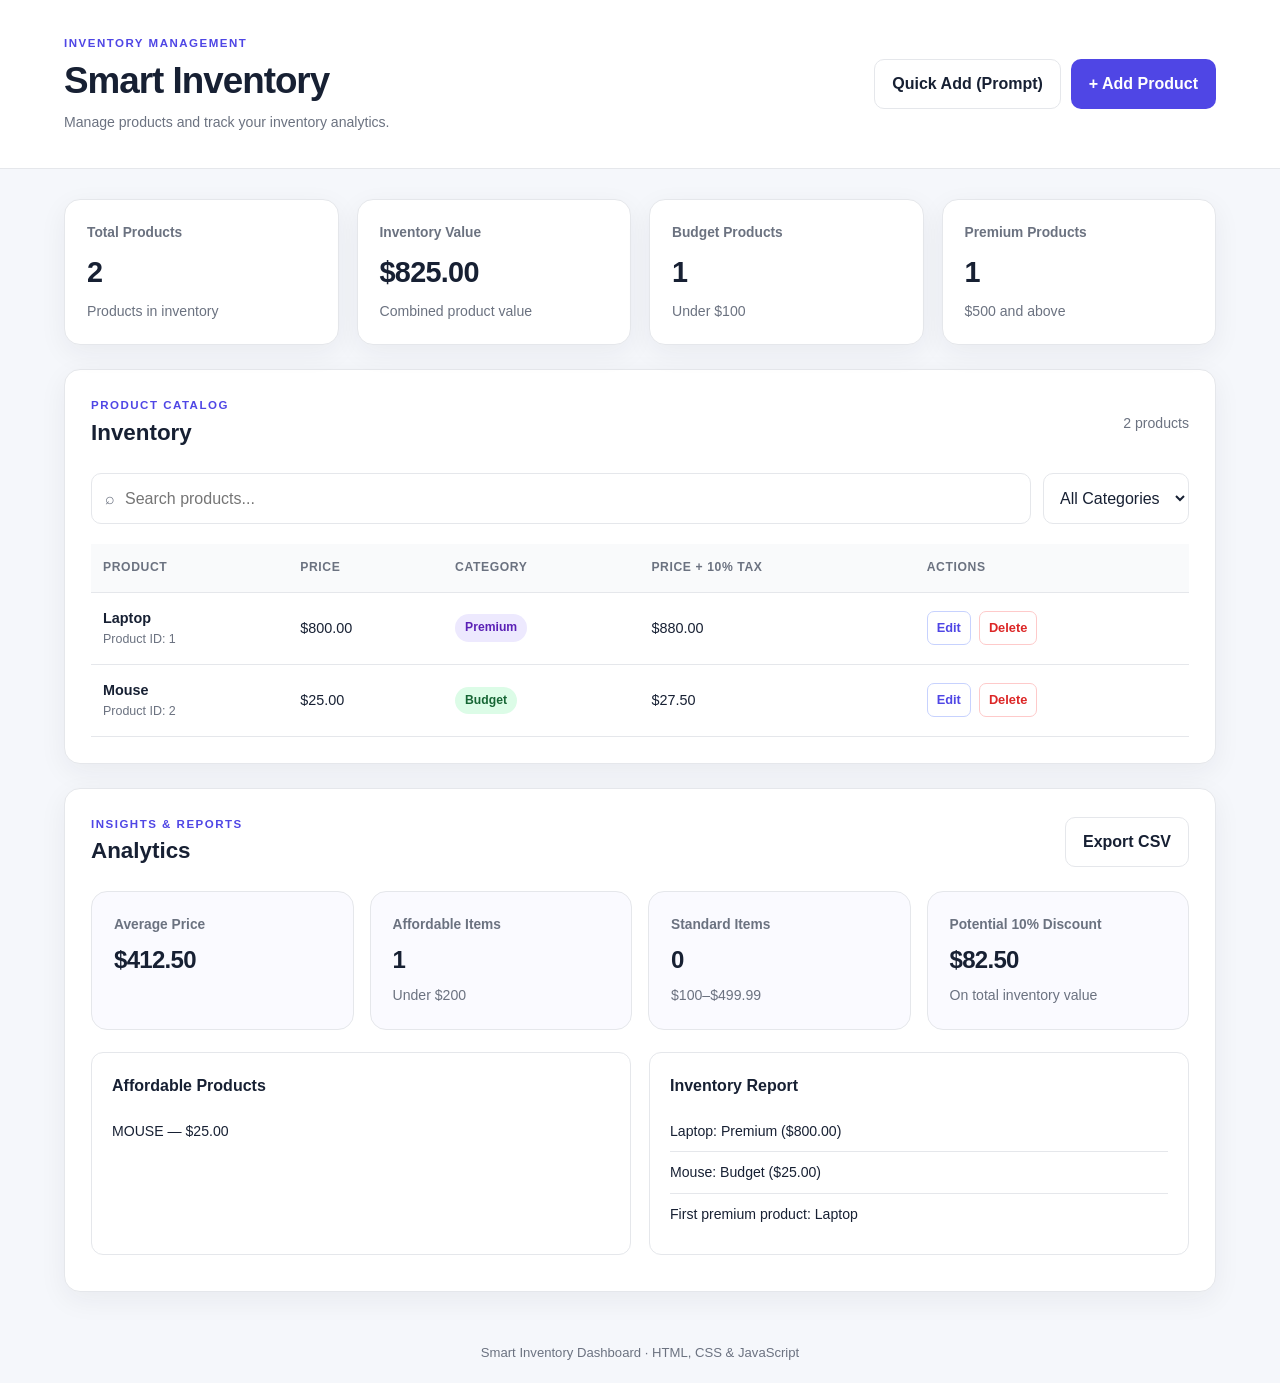
<file: index.html>
<!DOCTYPE html>
<html lang="en">
<head>
  <meta charset="UTF-8">
  <meta name="viewport" content="width=device-width, initial-scale=1.0">
  <title>Smart Inventory Dashboard</title>
  <link rel="stylesheet" href="style.css">
  <script src="script.js" defer></script>
</head>
<body>
  <header class="header">
    <div>
      <p class="eyebrow">INVENTORY MANAGEMENT</p>
      <h1>Smart Inventory</h1>
      <p class="subtitle">Manage products and track your inventory analytics.</p>
    </div>
   
<div class="header-actions">
  <button id="quickAddBtn" class="secondary-btn">
    Quick Add (Prompt)
  </button>
  <button id="addProductBtn" class="primary-btn">
    + Add Product
  </button>
</div>

  </header>

  <main class="container">
    <section class="stats-grid">
      <article class="stat-card">
        <span class="stat-label">Total Products</span>
        <strong id="totalProducts">0</strong>
        <span class="stat-note">Products in inventory</span>
      </article>
      <article class="stat-card">
        <span class="stat-label">Inventory Value</span>
        <strong id="inventoryValue">$0.00</strong>
        <span class="stat-note">Combined product value</span>
      </article>
      <article class="stat-card">
        <span class="stat-label">Budget Products</span>
        <strong id="budgetProducts">0</strong>
        <span class="stat-note">Under $100</span>
      </article>
      <article class="stat-card">
        <span class="stat-label">Premium Products</span>
        <strong id="premiumProducts">0</strong>
        <span class="stat-note">$500 and above</span>
      </article>
    </section>

    <section class="inventory-section panel">
      <div class="section-header">
        <div>
          <p class="eyebrow">PRODUCT CATALOG</p>
          <h2>Inventory</h2>
        </div>
        <span id="resultCount" class="result-count">0 products</span>
      </div>

      <div class="toolbar">
        <label class="search-wrap">
          <span>⌕</span>
          <input id="searchInput" type="search" placeholder="Search products..." aria-label="Search products">
        </label>
        <select id="categoryFilter" aria-label="Filter by category">
          <option value="all">All Categories</option>
          <option value="budget">Budget</option>
          <option value="standard">Standard</option>
          <option value="premium">Premium</option>
        </select>
      </div>

      <div class="table-wrap">
        <table>
          <thead>
            <tr>
              <th>Product</th>
              <th>Price</th>
              <th>Category</th>
              <th>Price + 10% Tax</th>
              <th>Actions</th>
            </tr>
          </thead>
          <tbody id="productTableBody"></tbody>
        </table>
      </div>
      <p id="emptyMessage" class="empty-message" hidden>
        No products found. Try another search or add a product.
      </p>
    </section>

    <section id="productFormSection" class="form-section panel" hidden>
      <div class="section-header">
        <div>
          <p class="eyebrow">PRODUCT DETAILS</p>
          <h2 id="formTitle">Add Product</h2>
        </div>
      </div>

      <form id="productForm">
        <div class="form-grid">
          <label>
            Product Name
            <input id="productName" type="text" placeholder="e.g. Wireless Keyboard" maxlength="80" required>
          </label>
          <label>
            Product Price ($)
            <input id="productPrice" type="number" placeholder="e.g. 79.99" min="0.01" step="0.01" required>
          </label>
        </div>
        <p id="formMessage" class="message" aria-live="polite"></p>
        <div class="form-actions">
          <button type="button" id="cancelBtn" class="secondary-btn">Cancel</button>
          <button type="submit" class="primary-btn">Save Product</button>
        </div>
      </form>
    </section>

    <section class="analytics-section panel">
      <div class="section-header">
        <div>
          <p class="eyebrow">INSIGHTS & REPORTS</p>
          <h2>Analytics</h2>
        </div>
        <button id="exportBtn" class="secondary-btn">Export CSV</button>
      </div>

      <div class="analytics-grid">
        <article class="analytics-card">
          <span class="stat-label">Average Price</span>
          <strong id="averagePrice">$0.00</strong>
        </article>
        <article class="analytics-card">
          <span class="stat-label">Affordable Items</span>
          <strong id="affordableCount">0</strong>
          <span class="stat-note">Under $200</span>
        </article>
        <article class="analytics-card">
          <span class="stat-label">Standard Items</span>
          <strong id="standardCount">0</strong>
          <span class="stat-note">$100–$499.99</span>
        </article>
        <article class="analytics-card">
          <span class="stat-label">Potential 10% Discount</span>
          <strong id="discountValue">$0.00</strong>
          <span class="stat-note">On total inventory value</span>
        </article>
      </div>

      <div class="reports-grid">
        <div class="report-card">
          <h3 class="report-heading">Affordable Products</h3>
          <ul id="affordableReport" class="report-list"></ul>
        </div>
        <div class="report-card">
          <h3 class="report-heading">Inventory Report</h3>
          <ul id="inventoryReport" class="report-list"></ul>
        </div>
      </div>
      <p id="analyticsMessage" class="message" aria-live="polite"></p>
    </section>
  </main>

  <footer>
    <p>Smart Inventory Dashboard · HTML, CSS & JavaScript</p>
  </footer>
</body>
</html>
</file>
<file: style.css>
:root {
  --primary: #4f46e5;
  --primary-dark: #4338ca;
  --background: #f5f7fb;
  --surface: #ffffff;
  --text: #172033;
  --muted: #6b7280;
  --border: #e5e7eb;
  --success: #15803d;
  --danger: #dc2626;
  --radius: 16px;
  --shadow: 0 8px 28px rgba(31, 41, 55, 0.06);
}

* {
  box-sizing: border-box;
  margin: 0;
  padding: 0;
}

body {
  font-family: Arial, Helvetica, sans-serif;
  background: var(--background);
  color: var(--text);
  line-height: 1.6;
}

button,
input,
select {
  font: inherit;
}

button {
  cursor: pointer;
}

.header {
  display: flex;
  justify-content: space-between;
  align-items: center;
  gap: 24px;
  padding: 34px max(5%, calc((100% - 1200px) / 2));
  background: var(--surface);
  border-bottom: 1px solid var(--border);
}

.header h1 {
  font-size: clamp(1.7rem, 3vw, 2.3rem);
  letter-spacing: -1px;
}

.eyebrow {
  color: var(--primary);
  font-size: 0.72rem;
  font-weight: 800;
  letter-spacing: 1.5px;
}

.subtitle,
.stat-note {
  color: var(--muted);
  font-size: 0.88rem;
}

.container {
  width: min(1200px, 90%);
  margin: 30px auto;
}

.stats-grid {
  display: grid;
  grid-template-columns: repeat(4, minmax(0, 1fr));
  gap: 18px;
  margin-bottom: 24px;
}

.stat-card,
.analytics-card {
  background: var(--surface);
  border: 1px solid var(--border);
  border-radius: var(--radius);
  padding: 22px;
  box-shadow: var(--shadow);
  min-width: 0;
}

.stat-card {
  display: flex;
  flex-direction: column;
  gap: 5px;
}

.stat-label {
  color: var(--muted);
  font-size: 0.86rem;
  font-weight: 600;
}

.stat-card strong,
.analytics-card strong {
  font-size: 1.8rem;
  letter-spacing: -0.7px;
  overflow-wrap: anywhere;
}

.panel {
  background: var(--surface);
  border: 1px solid var(--border);
  border-radius: var(--radius);
  padding: 26px;
  margin-bottom: 24px;
  box-shadow: var(--shadow);
}

.section-header {
  display: flex;
  align-items: center;
  justify-content: space-between;
  gap: 18px;
  margin-bottom: 22px;
}

.section-header h2 {
  font-size: 1.4rem;
}

.result-count {
  color: var(--muted);
  font-size: 0.88rem;
}

.toolbar {
  display: flex;
  gap: 12px;
  margin-bottom: 20px;
}

.search-wrap {
  display: flex;
  align-items: center;
  gap: 10px;
  flex: 1;
  border: 1px solid var(--border);
  border-radius: 10px;
  padding: 0 13px;
  color: var(--muted);
}

.search-wrap input {
  width: 100%;
  border: none;
  outline: none;
  padding: 12px 0;
  background: transparent;
  color: var(--text);
}

select,
.form-grid input {
  border: 1px solid var(--border);
  border-radius: 10px;
  padding: 12px;
  background: white;
  color: var(--text);
  min-width: 0;
}

.primary-btn,
.secondary-btn {
  border-radius: 10px;
  padding: 11px 17px;
  font-weight: 700;
  border: 1px solid transparent;
  transition: background 0.2s, transform 0.2s;
}

.primary-btn {
  background: var(--primary);
  color: white;
}

.primary-btn:hover {
  background: var(--primary-dark);
}

.secondary-btn {
  background: white;
  color: var(--text);
  border-color: var(--border);
}

.secondary-btn:hover {
  background: #f3f4f6;
}

.primary-btn:active,
.secondary-btn:active {
  transform: translateY(1px);
}

.table-wrap {
  width: 100%;
  overflow-x: auto;
}

table {
  border-collapse: collapse;
  width: 100%;
  text-align: left;
  white-space: nowrap;
}

thead {
  background: #f9fafb;
}

th,
td {
  border-bottom: 1px solid var(--border);
  padding: 14px 12px;
  font-size: 0.9rem;
}

th {
  color: var(--muted);
  font-size: 0.76rem;
  text-transform: uppercase;
  letter-spacing: 0.6px;
}

.product-name {
  font-weight: 700;
}

.product-subtitle {
  color: var(--muted);
  font-size: 0.78rem;
}

.category-badge {
  display: inline-block;
  border-radius: 999px;
  padding: 4px 10px;
  font-size: 0.76rem;
  font-weight: 700;
  text-transform: capitalize;
}

.budget {
  color: #166534;
  background: #dcfce7;
}

.standard {
  color: #92400e;
  background: #fef3c7;
}

.premium {
  color: #5b21b6;
  background: #ede9fe;
}

.action-cell {
  display: flex;
  gap: 8px;
}

.action-btn {
  border-radius: 7px;
  padding: 6px 9px;
  font-size: 0.8rem;
  font-weight: 700;
  background: white;
}

.edit-btn {
  color: var(--primary);
  border: 1px solid #c7d2fe;
}

.delete-btn {
  color: var(--danger);
  border: 1px solid #fecaca;
}

.edit-btn:hover {
  background: #eef2ff;
}

.delete-btn:hover {
  background: #fef2f2;
}

.empty-message {
  padding: 28px 12px;
  text-align: center;
  color: var(--muted);
}

[hidden] {
  display: none !important;
}

.form-grid {
  display: grid;
  grid-template-columns: 1fr 1fr;
  gap: 18px;
}

.form-grid label {
  display: flex;
  flex-direction: column;
  gap: 7px;
  font-weight: 700;
  font-size: 0.9rem;
}

.form-grid input:focus,
select:focus,
.search-wrap:focus-within {
  outline: 2px solid #c7d2fe;
  border-color: var(--primary);
}

.form-actions {
  display: flex;
  justify-content: flex-end;
  gap: 10px;
  margin-top: 18px;
}

.message {
  margin-top: 10px;
  font-size: 0.88rem;
}

.message.error {
  color: var(--danger);
}

.message.success {
  color: var(--success);
}

.analytics-grid {
  display: grid;
  grid-template-columns: repeat(4, minmax(0, 1fr));
  gap: 16px;
  margin-bottom: 22px;
}

.analytics-card {
  display: flex;
  flex-direction: column;
  gap: 5px;
  box-shadow: none;
  background: #fafaff;
}

.analytics-card strong {
  font-size: 1.5rem;
}

.reports-grid {
  display: grid;
  grid-template-columns: 1fr 1fr;
  gap: 18px;
}

.report-card {
  padding: 20px;
  border: 1px solid var(--border);
  border-radius: 12px;
  min-width: 0;
}

.report-heading {
  font-size: 1rem;
  margin-bottom: 12px;
}

.report-list {
  list-style: none;
}

.report-list li {
  padding: 9px 0;
  border-bottom: 1px solid var(--border);
  font-size: 0.88rem;
  overflow-wrap: anywhere;
}

.report-list li:last-child {
  border-bottom: none;
}

.report-list .report-empty {
  color: var(--muted);
}

footer {
  text-align: center;
  color: var(--muted);
  font-size: 0.82rem;
  padding: 20px;
}

@media (max-width: 900px) {
  .stats-grid,
  .analytics-grid {
    grid-template-columns: repeat(2, minmax(0, 1fr));
  }
}

@media (max-width: 600px) {
  .header {
    align-items: flex-start;
    flex-direction: column;
    padding: 25px 5%;
  }

  .container {
    width: 92%;
    margin: 20px auto;
  }

  .panel {
    padding: 17px;
  }

  .toolbar {
    flex-direction: column;
  }

  .toolbar select {
    width: 100%;
  }

  .stats-grid,
  .analytics-grid,
  .reports-grid,
  .form-grid {
    grid-template-columns: 1fr;
  }

  .section-header {
    align-items: flex-start;
  }

  .stat-card strong {
    font-size: 1.55rem;
  }
}



.header-actions {
  display: flex;
  align-items: center;
  flex-wrap: wrap;
  gap: 10px;
}

@media (max-width: 600px) {
  .header-actions {
    width: 100%;
  }

  .header-actions button {
    flex: 1;
  }
}


/* ===== FINAL UI POLISH ===== */

html {
  scroll-behavior: smooth;
}

button:focus-visible,
input:focus-visible,
select:focus-visible {
  outline: 3px solid #a5b4fc;
  outline-offset: 3px;
}

.stat-card,
.analytics-card {
  transition: transform 0.2s ease, box-shadow 0.2s ease;
}

.stat-card:hover,
.analytics-card:hover {
  transform: translateY(-3px);
  box-shadow: 0 12px 30px rgba(31, 41, 55, 0.1);
}

tbody tr:hover {
  background: #f9fafb;
}

button:disabled {
  cursor: not-allowed;
  opacity: 0.6;
}

#productFormSection {
  scroll-margin-top: 20px;
}

.report-card {
  overflow-wrap: anywhere;
}

@media (max-width: 600px) {
  .header {
    gap: 18px;
  }

  .header-actions {
    display: flex;
    width: 100%;
    flex-wrap: wrap;
  }

  .header-actions button {
    flex: 1 1 auto;
  }

  .stat-card,
  .analytics-card {
    padding: 17px;
  }

  .section-header {
    flex-wrap: wrap;
  }

  .form-actions button {
    flex: 1;
  }

  th,
  td {
    padding: 12px 9px;
  }
}

@media (prefers-reduced-motion: reduce) {
  *,
  *::before,
  *::after {
    scroll-behavior: auto !important;
    transition: none !important;
    animation: none !important;
  }
}
</file>
